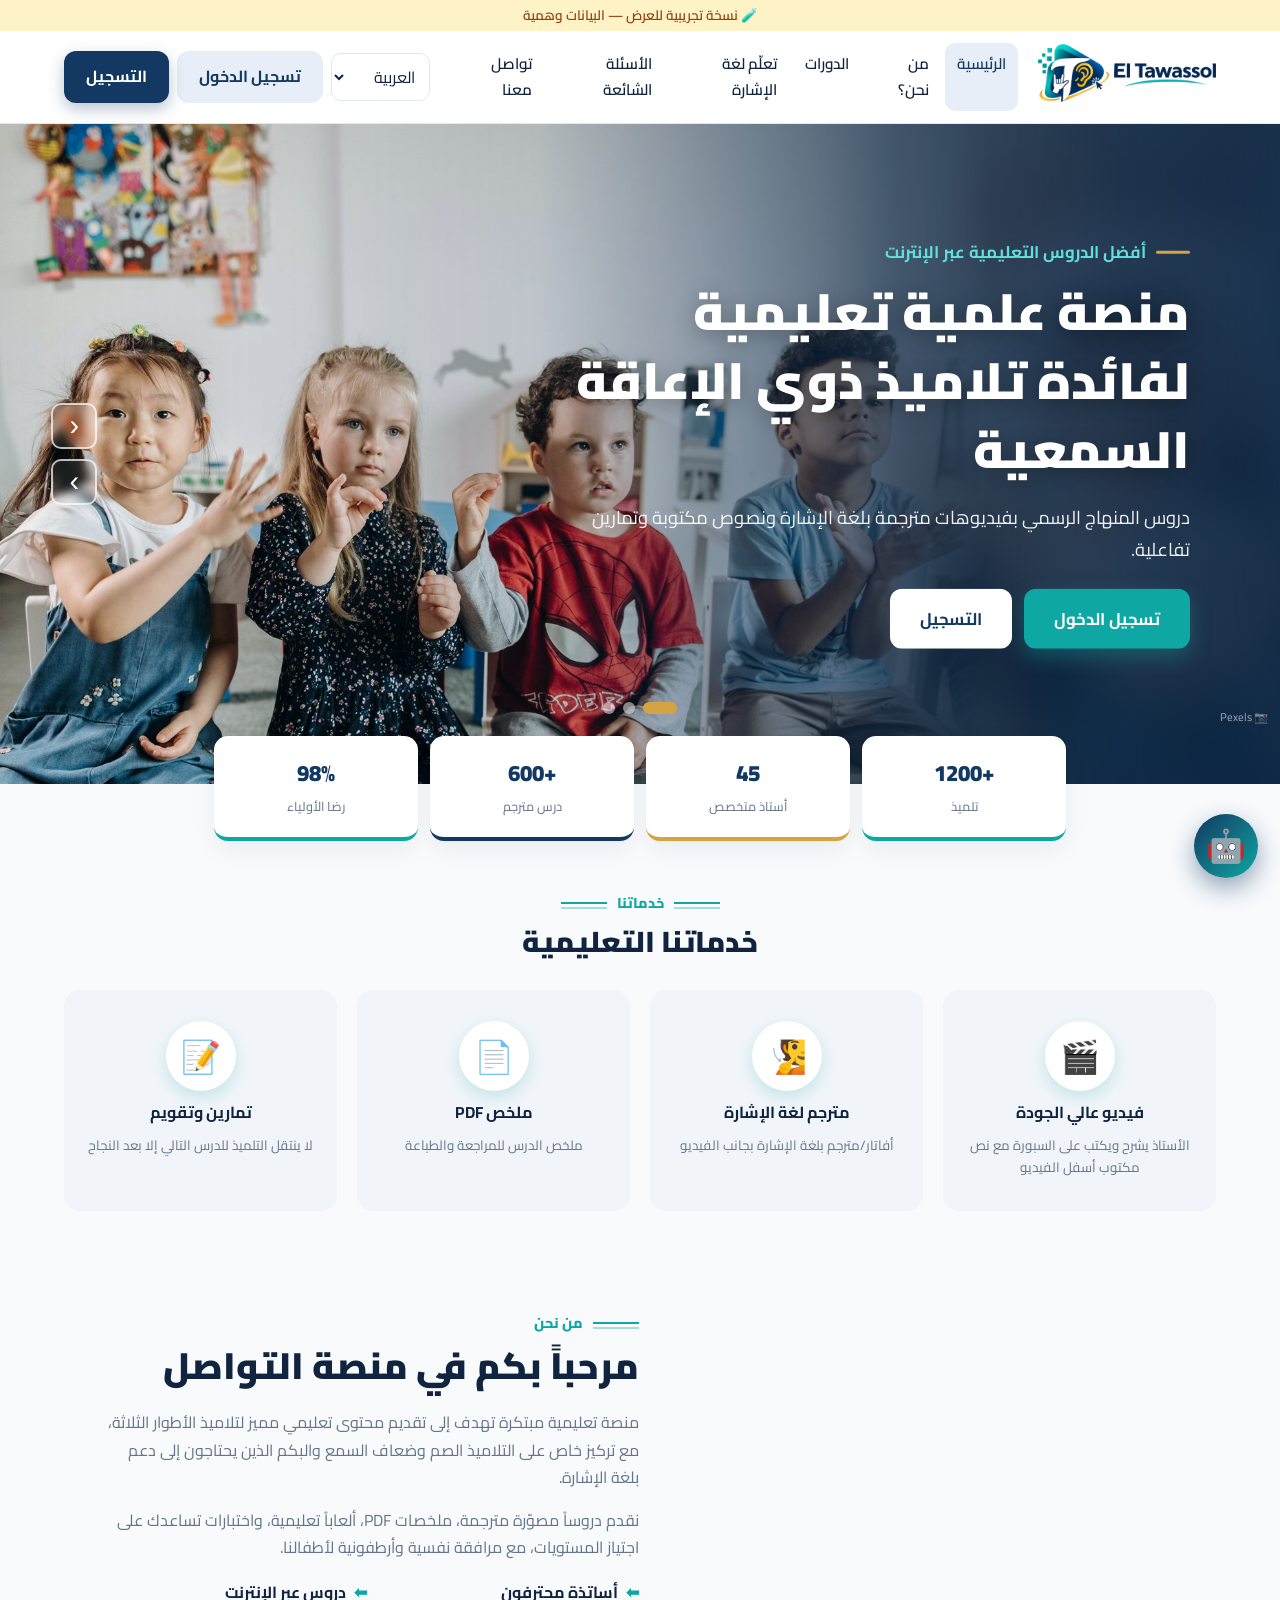
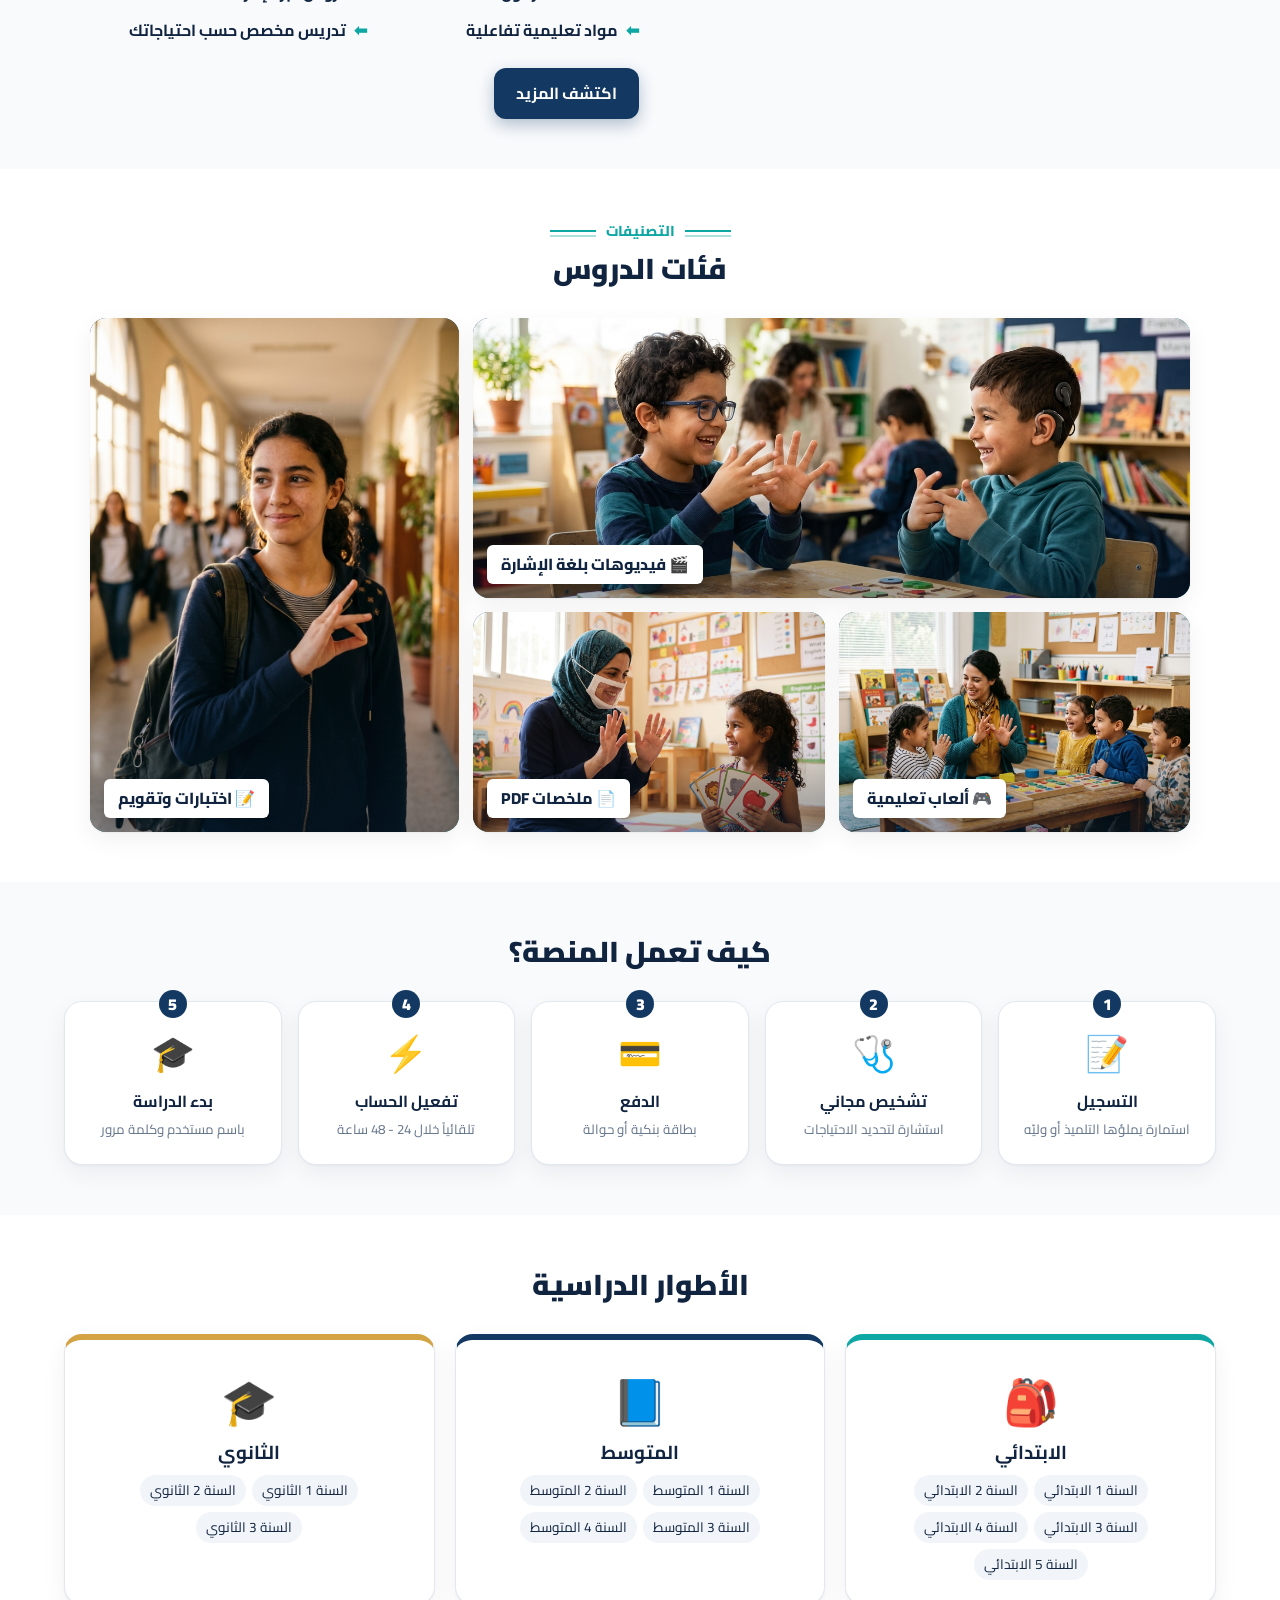
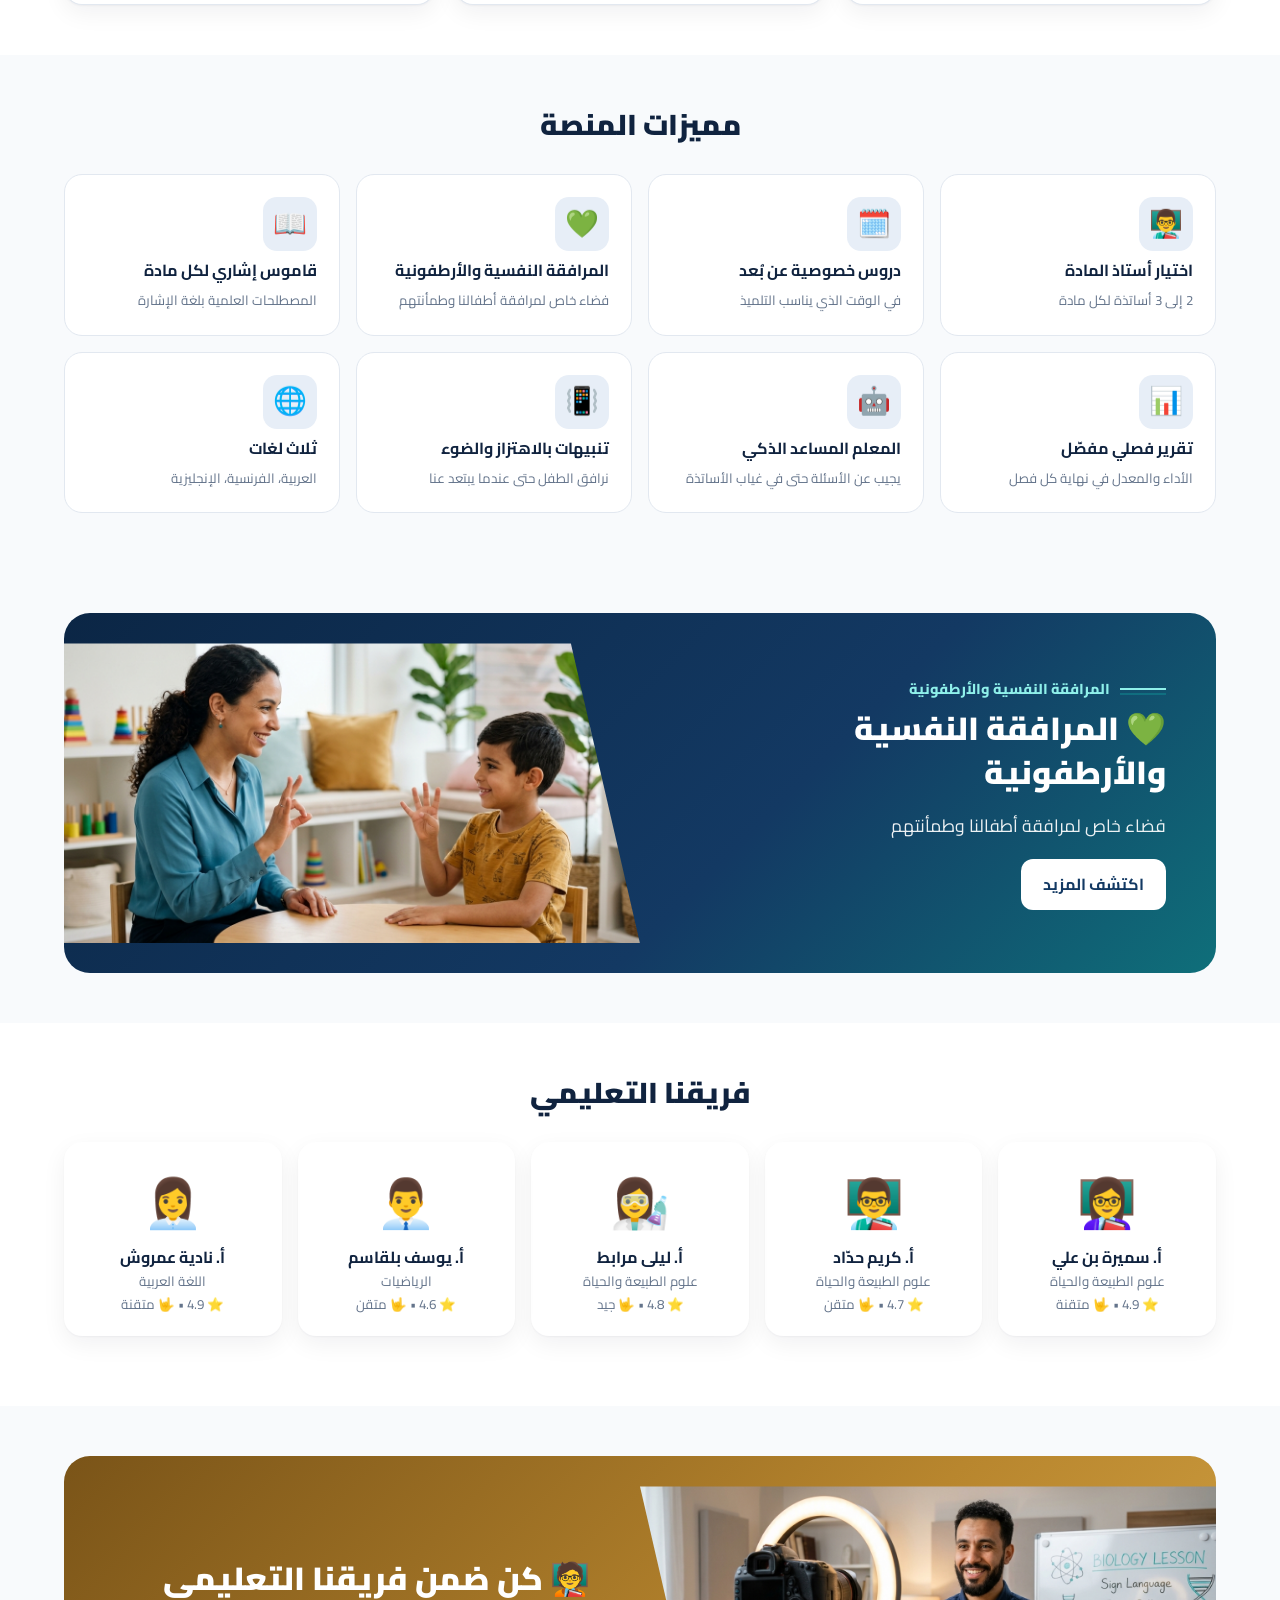
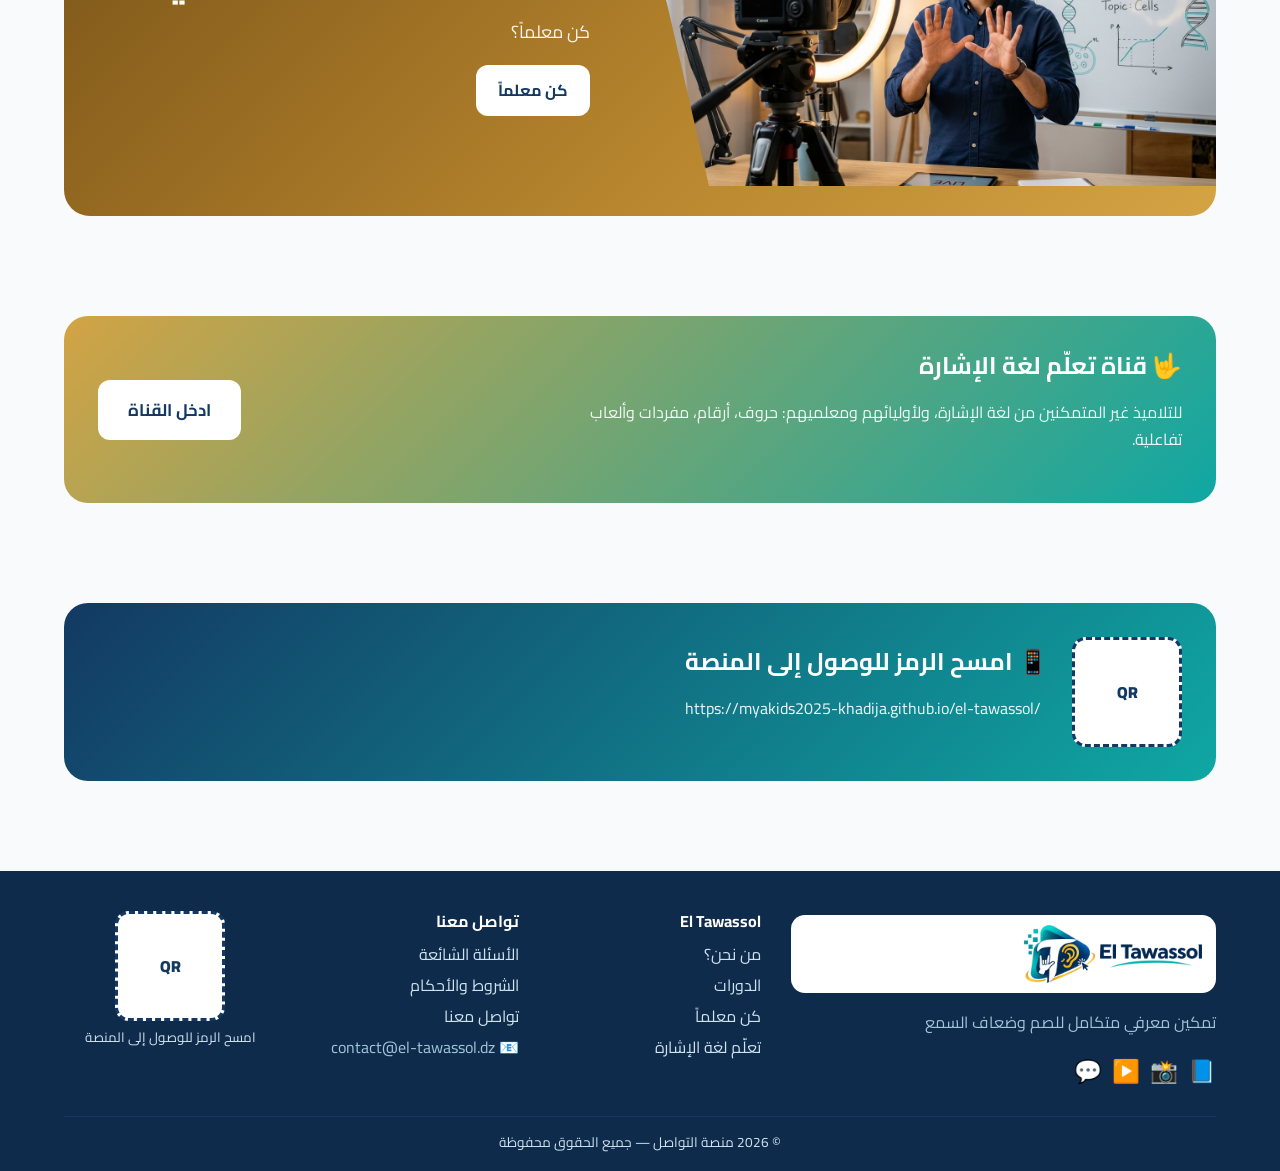
<file: index.html>
<!DOCTYPE html>
<html lang="ar" dir="rtl">
<head>
  <meta charset="UTF-8" />
  <meta name="viewport" content="width=device-width, initial-scale=1.0" />
  <meta name="description" content="El Tawassol - منصة التواصل: منصة علمية تعليمية لفائدة تلاميذ ذوي الإعاقة السمعية" />
  <title>El Tawassol | منصة التواصل</title>
  <link rel="icon" type="image/png" href="assets/favicon.png" />
  <meta name="theme-color" content="#133963" />
  <link rel="preconnect" href="https://fonts.googleapis.com" />
  <link href="https://fonts.googleapis.com/css2?family=Cairo:wght@400;600;700;900&display=swap" rel="stylesheet" />
  <link rel="stylesheet" href="css/platform.css" />
</head>
<body>
  <div id="root"></div>

  <script src="js/i18n.js"></script>
  <script src="js/data.js"></script>
  <script src="js/state.js"></script>
  <script src="js/core.js"></script>
  <script src="js/views-public.js"></script>
  <script src="js/views-student.js"></script>
  <script src="js/views-staff.js"></script>
  <script src="js/app.js"></script>
</body>
</html>
</file>
<file: css/platform.css>
/* =========================================================
   El Tawassol - التصميم العام
   ========================================================= */
:root {
  --primary: #133963;
  --primary-d: #0b2645;
  --primary-l: #e7eef7;
  --accent: #d3a344;
  --teal: #0fa7a3;
  --green: #16a34a;
  --red: #ef4444;
  --text: #10233f;
  --muted: #64748b;
  --bg: #f8fafc;
  --surface: #ffffff;
  --border: #e2e8f0;
  --radius: 18px;
  --shadow: 0 1px 2px rgba(15, 23, 42, .04), 0 8px 24px rgba(15, 23, 42, .06);
}
* { box-sizing: border-box; }
html { scroll-behavior: smooth; }
body { margin: 0; font-family: 'Cairo', 'Segoe UI', Tahoma, sans-serif; background: var(--bg); color: var(--text); line-height: 1.7; }
a { color: var(--primary); text-decoration: none; }
h1, h2, h3, h4 { line-height: 1.35; margin: 0 0 .5em; }
img { max-width: 100%; }
.muted { color: var(--muted); }
.small { font-size: .85rem; }
.center { text-align: center; display: flex; flex-direction: column; align-items: center; }
.gap { display: flex; gap: 10px; flex-wrap: wrap; justify-content: center; }
[hidden] { display: none !important; }

/* ---------- أزرار وعناصر ---------- */
.btn {
  display: inline-flex; align-items: center; justify-content: center; gap: 8px;
  padding: 10px 20px; border-radius: 12px; border: 2px solid transparent;
  font: inherit; font-weight: 700; cursor: pointer; transition: .15s; white-space: nowrap;
}
.btn:hover { transform: translateY(-1px); }
.btn-primary { background: var(--primary); color: #fff; box-shadow: 0 6px 16px rgba(19, 57, 99, .3); }
.btn-primary:hover { background: var(--primary-d); }
.btn-ghost { background: var(--primary-l); color: var(--primary); }
.btn-outline { border-color: var(--primary); color: var(--primary); background: #fff; }
.btn-light { background: #fff; color: var(--primary); }
.btn-lg { padding: 14px 28px; font-size: 1.05rem; }
.btn.sm { padding: 6px 12px; font-size: .85rem; }
.btn:disabled { opacity: .6; cursor: default; transform: none; }
.icon-btn { background: none; border: 0; cursor: pointer; font-size: 1.2rem; padding: 6px; border-radius: 10px; position: relative; }
.icon-btn:hover { background: var(--primary-l); }
.bell.unread::after { content: ''; position: absolute; top: 4px; inset-inline-end: 4px; width: 10px; height: 10px; background: var(--red); border-radius: 50%; animation: pulse 1.2s infinite; }
@keyframes pulse { 50% { transform: scale(1.5); opacity: .5; } }
.tag { display: inline-block; padding: 2px 10px; border-radius: 999px; font-size: .8rem; font-weight: 700; }
.tag-green { background: #dcfce7; color: #15803d; }
.tag-purple { background: #f8eedb; color: #8a6418; }
.tag-gray { background: #f1f5f9; color: #64748b; }
.tag-orange { background: #ffedd5; color: #c2410c; }
.card { background: var(--surface); border-radius: var(--radius); box-shadow: var(--shadow); padding: 22px; margin-bottom: 20px; border: 1px solid var(--border); }
:focus-visible { outline: 3px solid var(--accent); outline-offset: 2px; }

/* ---------- الشعار ---------- */
.logo-img { height: 52px; width: auto; display: block; }
.logo.sm .logo-img { height: 40px; }
.site-footer .logo { background: #fff; padding: 10px 14px; border-radius: 14px; }
.sidebar .logo-img { height: auto; width: 100%; max-width: 210px; }
.logo { display: inline-flex; align-items: center; gap: 10px; color: var(--text); }
.logo-mark {
  width: 46px; height: 46px; border-radius: 14px; display: grid; place-items: center; font-size: 1.6rem;
  background: linear-gradient(135deg, var(--primary), var(--teal)); box-shadow: 0 6px 14px rgba(19, 57, 99, .35);
}
.logo-text { display: flex; flex-direction: column; line-height: 1.15; }
.logo-text b { font-size: 1.2rem; font-weight: 900; color: var(--primary); }
.logo-text small { font-size: .75rem; color: var(--muted); }
.logo.sm .logo-mark { width: 38px; height: 38px; font-size: 1.3rem; }

/* ---------- رأس الموقع ---------- */
.demo-ribbon { background: #fef3c7; color: #92400e; text-align: center; font-size: .85rem; padding: 4px; font-weight: 600; }
.site-header {
  position: sticky; top: 0; z-index: 30; display: flex; align-items: center; gap: 20px;
  padding: 12px 5vw; background: rgba(255, 255, 255, .92); backdrop-filter: blur(10px); border-bottom: 1px solid var(--border);
}
.site-nav { display: flex; gap: 4px; flex: 1; justify-content: center; }
.site-nav a { padding: 8px 12px; border-radius: 10px; color: var(--text); font-weight: 600; font-size: .95rem; }
.site-nav a:hover, .site-nav a.active { background: var(--primary-l); color: var(--primary); }
.header-actions { display: flex; align-items: center; gap: 8px; margin-inline-start: auto; }
.lang-select { font: inherit; padding: 7px 10px; border-radius: 10px; border: 1px solid var(--border); background: #fff; cursor: pointer; }
.menu-btn { display: none; background: none; border: 0; font-size: 1.6rem; cursor: pointer; }

/* ---------- الصفحة الرئيسية ---------- */
.hero { display: grid; grid-template-columns: 1.1fr 1fr; gap: 40px; align-items: center; padding: 60px 5vw 40px; background: radial-gradient(circle at 80% 20%, #dff3f2, transparent 50%), radial-gradient(circle at 10% 90%, #f8eedb, transparent 45%); }
.eyebrow { display: inline-block; background: var(--primary-l); color: var(--primary); padding: 6px 14px; border-radius: 999px; font-weight: 700; font-size: .9rem; margin-bottom: 14px; }
.hero h1 { font-size: clamp(1.8rem, 3.5vw, 2.8rem); font-weight: 900; }
.hero p { font-size: 1.1rem; color: var(--muted); }
.hero-actions { display: flex; gap: 12px; flex-wrap: wrap; margin: 24px 0; }
.hero-stats { display: grid; grid-template-columns: repeat(4, 1fr); gap: 12px; }
.hero-stats div { background: #fff; border-radius: 14px; padding: 12px; text-align: center; box-shadow: var(--shadow); }
.hero-stats b { display: block; font-size: 1.4rem; color: var(--primary); font-weight: 900; }
.hero-stats small { color: var(--muted); font-size: .8rem; }
.hero-visual { position: relative; }
.mock-player { position: relative; aspect-ratio: 16 / 10; border-radius: 22px; background: #0f172a; overflow: hidden; box-shadow: 0 30px 60px rgba(30, 27, 75, .3); }
.mock-board { position: absolute; inset: 8% 30% 22% 6%; background: #14532d; border: 8px solid #a16207; border-radius: 8px; color: #fff; display: flex; flex-direction: column; align-items: center; justify-content: center; }
.mock-board span { font-size: 2.6rem; } .mock-board b { font-size: 1.6rem; } .mock-board small { opacity: .8; }
.mock-teacher { position: absolute; bottom: 20%; inset-inline-start: 4%; font-size: 3rem; }
.mock-sign { position: absolute; top: 8%; inset-inline-end: 4%; width: 23%; aspect-ratio: 3 / 4; background: linear-gradient(160deg, #133963, #133963); border-radius: 14px; display: flex; flex-direction: column; align-items: center; justify-content: center; font-size: 2.6rem; color: #fff; border: 3px solid #fff; }
.mock-sign small { font-size: .7rem; }
.mock-caption { position: absolute; bottom: 5%; inset-inline: 6%; background: rgba(0, 0, 0, .75); color: #fde047; text-align: center; padding: 6px; border-radius: 8px; font-weight: 700; }
.float-chip { position: absolute; background: #fff; padding: 8px 14px; border-radius: 999px; box-shadow: var(--shadow); font-weight: 700; animation: floaty 3s ease-in-out infinite; }
.float-chip.c1 { bottom: -14px; inset-inline-start: 10%; color: var(--green); }
.float-chip.c2 { top: -14px; inset-inline-end: 20%; color: var(--primary); animation-delay: 1.5s; }
@keyframes floaty { 50% { transform: translateY(-8px); } }

.section { padding: 50px 5vw; }
.section.alt { background: #fff; }
.section-title { text-align: center; font-size: 1.8rem; font-weight: 900; margin-bottom: 30px; }
.section-title.start { text-align: start; font-size: 1.3rem; margin: 26px 0 14px; }
.steps { display: grid; grid-template-columns: repeat(5, 1fr); gap: 16px; position: relative; }
.step { background: #fff; border-radius: var(--radius); padding: 22px 12px; text-align: center; box-shadow: var(--shadow); display: flex; flex-direction: column; gap: 4px; position: relative; border: 1px solid var(--border); }
.step-num { position: absolute; top: -12px; inset-inline-start: 50%; transform: translateX(50%); width: 28px; height: 28px; border-radius: 50%; background: var(--primary); color: #fff; font-weight: 900; display: grid; place-items: center; }
[dir=ltr] .step-num { transform: translateX(-50%); }
.step-icon { font-size: 2.2rem; }
.step small { color: var(--muted); }
.stage-cards { display: grid; grid-template-columns: repeat(3, 1fr); gap: 20px; }
.stage-card { background: #fff; border-radius: var(--radius); padding: 24px; box-shadow: var(--shadow); border-top: 6px solid var(--c); text-align: center; border-inline: 1px solid var(--border); border-bottom: 1px solid var(--border); }
.stage-emoji { font-size: 2.8rem; }
.year-chips { display: flex; flex-wrap: wrap; gap: 6px; justify-content: center; }
.year-chips span { background: #f1f5f9; padding: 4px 10px; border-radius: 999px; font-size: .85rem; }
.feature-grid { display: grid; grid-template-columns: repeat(4, 1fr); gap: 16px; }
.feature { background: #fff; border: 1px solid var(--border); border-radius: var(--radius); padding: 22px; display: flex; flex-direction: column; gap: 6px; transition: .2s; }
.feature:hover { transform: translateY(-4px); box-shadow: var(--shadow); }
.f-icon { width: 54px; height: 54px; border-radius: 14px; background: var(--primary-l); display: grid; place-items: center; font-size: 1.7rem; }
.feature small { color: var(--muted); }
.teacher-row { display: grid; grid-template-columns: repeat(auto-fit, minmax(170px, 1fr)); gap: 16px; margin-bottom: 20px; }
.teacher-mini { background: #fff; border-radius: var(--radius); padding: 20px; text-align: center; box-shadow: var(--shadow); display: flex; flex-direction: column; }
.teacher-mini span { font-size: 3rem; }
.teacher-mini small { color: var(--muted); }
.banner { border-radius: 24px; padding: 34px; display: flex; align-items: center; justify-content: space-between; gap: 24px; flex-wrap: wrap; color: #fff; }
.banner p { opacity: .92; max-width: 640px; }
.banner.channel { background: linear-gradient(135deg, #d3a344, #0fa7a3); }
.banner.qr-banner { background: linear-gradient(135deg, var(--primary), var(--teal)); justify-content: flex-start; }
.banner.join-banner { background: linear-gradient(135deg, #0ea5e9, #16a34a); margin-bottom: 20px; }
.banner.support-banner { background: linear-gradient(135deg, #10b981, #0ea5e9); margin-bottom: 20px; }
.qr { background: #fff; padding: 8px; border-radius: 14px; }
.qr-fallback { width: 110px; height: 110px; display: grid; place-items: center; font-weight: 900; color: var(--primary); border: 3px dashed var(--primary); }

/* ---------- التذييل ---------- */
.site-footer { background: #0f2b4c; color: #cfe3ef; padding: 40px 5vw 16px; margin-top: 40px; }
.site-footer .logo-text b { color: #fff; } .site-footer .logo-text small, .site-footer .muted { color: #9fc3d8; }
.footer-grid { display: grid; grid-template-columns: 2fr 1fr 1fr 1fr; gap: 30px; }
.footer-grid h4 { color: #fff; }
.footer-grid a, .footer-grid > div > span { display: block; color: #cfe3ef; margin: 4px 0; }
.socials { display: flex; gap: 10px; font-size: 1.4rem; }
.footer-qr { display: flex; flex-direction: column; align-items: center; gap: 6px; text-align: center; }
.footer-bottom { text-align: center; border-top: 1px solid #133963; margin-top: 26px; padding-top: 14px; font-size: .85rem; }

/* ---------- الصفحات الداخلية ---------- */
.page { padding: 40px 5vw; max-width: 1200px; margin: 0 auto; }
.page.narrow { max-width: 820px; }
.page-title { font-size: 2rem; font-weight: 900; text-align: center; margin-bottom: 24px; }
.page-title.start { text-align: start; font-size: 1.6rem; margin-bottom: 16px; }
.prose h3 { margin-top: 20px; color: var(--primary); }
.name-meaning { display: grid; grid-template-columns: 1fr 1fr; gap: 16px; margin: 20px 0; }
.name-meaning > div { background: var(--primary-l); border-radius: 14px; padding: 18px; }
.team-grid { display: grid; grid-template-columns: repeat(4, 1fr); gap: 12px; }
.team-grid div { background: #f8fafc; border-radius: 14px; padding: 16px; text-align: center; font-size: 2rem; display: flex; flex-direction: column; }
.team-grid b { font-size: 1rem; } .team-grid small { font-size: .8rem; color: var(--muted); }
.tabs { display: flex; gap: 6px; margin-bottom: 20px; flex-wrap: wrap; background: #fff; padding: 6px; border-radius: 14px; border: 1px solid var(--border); width: fit-content; }
.tabs button { border: 0; background: none; font: inherit; font-weight: 700; padding: 8px 18px; border-radius: 10px; cursor: pointer; color: var(--muted); }
.tabs button.active { background: var(--primary); color: #fff; }
.course-grid { display: grid; grid-template-columns: repeat(auto-fill, minmax(260px, 1fr)); gap: 18px; margin-bottom: 40px; }
.course-card { background: #fff; border-radius: var(--radius); padding: 22px; box-shadow: var(--shadow); display: flex; flex-direction: column; gap: 8px; position: relative; border: 1px solid var(--border); }
.course-card .tag { position: absolute; top: 18px; inset-inline-end: 18px; }
.course-emoji { font-size: 2.6rem; }
.course-card small { color: var(--muted); }
.course-card .btn { margin-top: auto; }
.plans { display: grid; grid-template-columns: repeat(3, 1fr); gap: 18px; }
.plan { background: #fff; border: 2px solid var(--border); border-radius: var(--radius); padding: 24px; position: relative; display: block; }
.plan.popular { border-color: var(--primary); box-shadow: 0 12px 30px rgba(19, 57, 99, .15); }
.plans.selectable .plan { cursor: pointer; }
.plans.selectable .plan:has(input:checked) { border-color: var(--primary); background: var(--primary-l); }
.plan input { position: absolute; top: 18px; inset-inline-end: 18px; width: 20px; height: 20px; accent-color: var(--primary); }
.plan-badge { position: absolute; top: -12px; inset-inline-start: 20px; background: var(--accent); color: #fff; font-size: .8rem; font-weight: 700; padding: 2px 12px; border-radius: 999px; }
.plan-price { font-size: 1.8rem; font-weight: 900; color: var(--primary); }
.plan-price small { font-size: .9rem; color: var(--muted); }
.plan ul { list-style: none; padding: 0; margin: 10px 0 0; color: var(--muted); }
.faq { background: #fff; border: 1px solid var(--border); border-radius: 14px; margin-bottom: 10px; padding: 0 20px; }
.faq summary { padding: 16px 0; font-weight: 700; cursor: pointer; }
.faq p { margin-top: 0; color: var(--muted); }
.two-col { display: grid; grid-template-columns: 1.3fr 1fr; gap: 20px; align-items: start; }
.contact-info > div { padding: 10px 0; border-bottom: 1px solid var(--border); }
.contact-info small { color: var(--muted); display: block; }

/* ---------- النماذج ---------- */
.form { display: flex; flex-direction: column; gap: 14px; }
.form.two-cols { display: grid; grid-template-columns: 1fr 1fr; gap: 14px; }
.form .full, .two-cols .full { grid-column: 1 / -1; }
.form label, .auth-card label { display: flex; flex-direction: column; gap: 6px; font-weight: 600; font-size: .95rem; }
input:not([type=radio]):not([type=checkbox]):not([type=file]), select, textarea {
  font: inherit; padding: 11px 14px; border: 1.5px solid var(--border); border-radius: 12px; background: #fff; color: var(--text);
}
input:focus, select:focus, textarea:focus { border-color: var(--primary); outline: none; box-shadow: 0 0 0 3px var(--primary-l); }
input[type=file] { font: inherit; font-size: .85rem; }
.radio-cards { display: flex; gap: 12px; flex-wrap: wrap; margin-bottom: 16px; }
.radio-cards label, .day-picker label, .time-picker label, .role-tabs label { cursor: pointer; }
.radio-cards input, .day-picker input, .time-picker input, .role-tabs input { position: absolute; opacity: 0; }
.radio-cards span { display: block; padding: 12px 18px; border: 2px solid var(--border); border-radius: 12px; font-weight: 700; background: #fff; }
.radio-cards input:checked + span, .day-picker input:checked + span, .time-picker input:checked + span, .role-tabs input:checked + span { border-color: var(--primary); background: var(--primary-l); color: var(--primary); }
.day-picker { display: grid; grid-template-columns: repeat(6, 1fr); gap: 8px; margin-bottom: 14px; }
.day-picker span { display: flex; flex-direction: column; align-items: center; padding: 10px 4px; border: 2px solid var(--border); border-radius: 12px; }
.day-picker b { font-size: 1.4rem; }
.day-picker small { font-size: .75rem; color: var(--muted); }
.time-picker { display: flex; gap: 8px; flex-wrap: wrap; }
.time-picker span { display: block; padding: 8px 16px; border: 2px solid var(--border); border-radius: 10px; font-weight: 700; }
.time-picker input:disabled + span { opacity: .35; text-decoration: line-through; cursor: not-allowed; }
.transfer-box { background: #f8fafc; border: 1px dashed var(--border); border-radius: 12px; padding: 16px; display: flex; flex-direction: column; gap: 8px; }
.card-form { margin-bottom: 8px; }

/* التسجيل خطوة بخطوة */
.stepper { display: flex; list-style: none; padding: 0; margin: 0 0 24px; justify-content: space-between; position: relative; }
.stepper::before { content: ''; position: absolute; top: 18px; inset-inline: 8%; height: 3px; background: var(--border); z-index: 0; }
.stepper li { display: flex; flex-direction: column; align-items: center; gap: 4px; z-index: 1; flex: 1; text-align: center; }
.stepper span { width: 38px; height: 38px; border-radius: 50%; background: #fff; border: 3px solid var(--border); display: grid; place-items: center; font-weight: 900; color: var(--muted); }
.stepper small { font-size: .8rem; color: var(--muted); font-weight: 600; }
.stepper li.done span { background: var(--green); border-color: var(--green); color: #fff; }
.stepper li.now span { background: var(--primary); border-color: var(--primary); color: #fff; box-shadow: 0 0 0 5px var(--primary-l); }
.stepper li.now small { color: var(--primary); }
.wizard h3 { margin-top: 18px; }
.wizard-nav { display: flex; justify-content: space-between; margin-top: 24px; padding-top: 18px; border-top: 1px solid var(--border); }
.big-icon { font-size: 4.5rem; }
.spin-slow { animation: spin 3s linear infinite; display: inline-block; }
@keyframes spin { to { transform: rotate(360deg); } }
.timeline { list-style: none; padding: 0; text-align: start; width: 100%; max-width: 380px; }
.timeline li { padding: 10px 14px; border-inline-start: 3px solid var(--border); color: var(--muted); }
.timeline li.done { border-color: var(--green); color: var(--green); font-weight: 700; }
.timeline li.now { border-color: var(--primary); color: var(--primary); font-weight: 900; background: var(--primary-l); }
.credentials { background: var(--primary-l); border-radius: 14px; padding: 16px 24px; margin: 14px 0 20px; min-width: 300px; }
.credentials div { display: flex; justify-content: space-between; gap: 20px; padding: 6px 0; }
.credentials span { color: var(--muted); }

/* الدخول */
.page.auth { display: grid; place-items: center; min-height: 70vh; }
.auth-card { width: min(460px, 100%); display: flex; flex-direction: column; gap: 14px; }
.auth-card h1 { text-align: center; margin: 6px 0 0; }
.role-tabs { display: grid; grid-template-columns: repeat(4, 1fr); gap: 8px; }
.role-tabs span { display: flex; flex-direction: column; align-items: center; padding: 10px 4px; border: 2px solid var(--border); border-radius: 12px; font-size: 1.6rem; }
.role-tabs small { font-size: .72rem; font-weight: 700; text-align: center; }

/* ---------- لوحة التحكم ---------- */
.app-shell { display: grid; grid-template-columns: 260px 1fr; min-height: 100vh; }
.sidebar { background: #fff; border-inline-end: 1px solid var(--border); padding: 20px 14px; display: flex; flex-direction: column; gap: 16px; position: sticky; top: 0; height: 100vh; overflow-y: auto; }
.user-box { display: flex; align-items: center; gap: 10px; background: var(--primary-l); border-radius: 14px; padding: 10px; }
.user-box b { display: block; font-size: .95rem; } .user-box small { color: var(--muted); }
.user-avatar { width: 46px; height: 46px; border-radius: 50%; background: #fff; display: grid; place-items: center; font-size: 1.6rem; flex-shrink: 0; box-shadow: var(--shadow); }
.user-avatar.sm { width: 38px; height: 38px; font-size: 1.3rem; }
.side-nav { display: flex; flex-direction: column; gap: 2px; flex: 1; }
.side-nav a { display: flex; align-items: center; gap: 10px; padding: 10px 12px; border-radius: 12px; color: var(--text); font-weight: 600; }
.side-nav a span { font-size: 1.2rem; }
.side-nav a:hover { background: #f1f5f9; }
.side-nav a.active { background: var(--primary); color: #fff; }
.app-main { min-width: 0; }
.app-header { display: flex; align-items: center; gap: 12px; padding: 12px 28px; background: #fff; border-bottom: 1px solid var(--border); position: sticky; top: 0; z-index: 20; }
.demo-pill { background: #fef3c7; color: #92400e; padding: 4px 12px; border-radius: 999px; font-size: .8rem; font-weight: 600; }
.app-main main { padding: 28px; max-width: 1200px; }
.back { display: inline-block; margin-bottom: 8px; font-weight: 700; }
[dir=ltr] .back { transform: scaleX(1); }

.welcome-card { display: flex; justify-content: space-between; align-items: center; background: linear-gradient(135deg, var(--primary), var(--teal)); color: #fff; border-radius: 22px; padding: 26px 30px; margin-bottom: 16px; }
.welcome-card a { color: #fde68a; font-weight: 700; }
.welcome-card h1 { margin: 0; }
.points { background: rgba(255, 255, 255, .2); border-radius: 16px; padding: 10px 20px; font-size: 1.6rem; font-weight: 900; display: flex; flex-direction: column; align-items: center; }
.points small { font-size: .8rem; font-weight: 600; }
.notice-bar { background: #fff7ed; border: 2px solid #fdba74; color: #9a3412; border-radius: 14px; padding: 12px 18px; font-weight: 700; margin-bottom: 20px; cursor: pointer; animation: glow 2s infinite; }
@keyframes glow { 50% { box-shadow: 0 0 0 6px rgba(251, 146, 60, .2); } }
.dash-grid { display: grid; grid-template-columns: 1.4fr 1fr; gap: 20px; }
.continue { display: flex; align-items: center; gap: 14px; margin-bottom: 14px; }
.c-emoji { font-size: 2.6rem; width: 70px; height: 70px; background: #dcfce7; border-radius: 18px; display: grid; place-items: center; }
.continue small { display: block; color: var(--muted); }
.progress-line { height: 10px; background: #e2e8f0; border-radius: 99px; overflow: hidden; margin: 16px 0 6px; }
.progress-line.sm { height: 7px; margin: 4px 0; width: 100px; }
.progress-line i { display: block; height: 100%; background: linear-gradient(90deg, var(--green), #4ade80); border-radius: 99px; }
.mini-stats { display: grid; grid-template-columns: repeat(3, 1fr); gap: 10px; margin-bottom: 14px; }
.mini-stats.wide { grid-template-columns: repeat(4, 1fr); margin-bottom: 20px; }
.mini-stats div { background: #f8fafc; border-radius: 14px; padding: 12px; text-align: center; border: 1px solid var(--border); }
.mini-stats b { display: block; font-size: 1.4rem; color: var(--primary); }
.mini-stats small { color: var(--muted); font-size: .8rem; }
.quick-grid { display: grid; grid-template-columns: repeat(auto-fill, minmax(160px, 1fr)); gap: 14px; }
.quick { background: #fff; border: 1px solid var(--border); border-radius: var(--radius); padding: 20px; display: flex; flex-direction: column; align-items: center; gap: 8px; color: var(--text); font-weight: 700; text-align: center; border-bottom: 4px solid var(--c); transition: .2s; }
.quick:hover { transform: translateY(-4px); box-shadow: var(--shadow); }
.quick span { font-size: 2.2rem; }

.year-buttons { display: flex; flex-direction: column; gap: 8px; margin-top: 10px; }
.year-btn { font: inherit; font-weight: 700; padding: 10px; border-radius: 12px; border: 2px solid var(--border); background: #fff; cursor: pointer; }
.year-btn:hover { border-color: var(--c); }
.year-btn.active { background: var(--c); color: #fff; border-color: var(--c); }
.subject-grid { display: grid; grid-template-columns: repeat(auto-fill, minmax(190px, 1fr)); gap: 16px; }
.subject-card { background: #fff; border-radius: var(--radius); padding: 24px 14px; text-align: center; display: flex; flex-direction: column; align-items: center; gap: 6px; color: var(--text); border: 2px solid var(--border); border-top: 6px solid var(--c); transition: .2s; }
.subject-card:hover { transform: translateY(-4px); box-shadow: var(--shadow); }
.subject-card.soon { opacity: .55; filter: grayscale(.8); cursor: default; }
.subject-card.soon:hover { transform: none; box-shadow: none; }
.subject-emoji { font-size: 2.6rem; }
.subject-card small { color: var(--muted); }
.teacher-grid { display: grid; grid-template-columns: repeat(auto-fill, minmax(260px, 1fr)); gap: 18px; }
.teacher-card { background: #fff; border: 2px solid var(--border); border-radius: var(--radius); padding: 24px; text-align: center; display: flex; flex-direction: column; align-items: center; gap: 8px; }
.teacher-card.chosen { border-color: var(--green); box-shadow: 0 0 0 4px #dcfce7; }
.t-avatar { font-size: 3.4rem; width: 90px; height: 90px; border-radius: 50%; background: var(--primary-l); display: grid; place-items: center; }
.teacher-card h3 { margin: 0; }
.teacher-card p { margin: 0; font-size: .9rem; }
.t-meta { display: flex; gap: 12px; font-size: .85rem; color: var(--muted); }
.t-actions { display: flex; gap: 8px; margin-top: 6px; }
.lessons-head { display: flex; justify-content: space-between; align-items: center; flex-wrap: wrap; gap: 10px; }
.chosen-teacher { background: #fff; border: 1px solid var(--border); padding: 6px 14px; border-radius: 999px; font-weight: 700; }
.chosen-teacher a { font-size: .85rem; margin-inline-start: 6px; }
.lesson-list { display: flex; flex-direction: column; gap: 10px; margin-bottom: 12px; }
.lesson-item { display: flex; align-items: center; gap: 14px; background: #fff; border: 2px solid var(--border); border-radius: 16px; padding: 14px 18px; color: var(--text); transition: .15s; }
.lesson-item:hover { border-color: var(--primary); }
.lesson-item.passed { border-color: #86efac; background: #f0fdf4; }
.lesson-item.locked { opacity: .6; background: #f8fafc; cursor: not-allowed; }
.lesson-item.locked:hover { border-color: var(--border); }
.l-num { width: 34px; height: 34px; border-radius: 50%; background: var(--primary-l); color: var(--primary); display: grid; place-items: center; font-weight: 900; flex-shrink: 0; }
.l-emoji { font-size: 2rem; }
.l-info { flex: 1; } .l-info small { display: block; color: var(--muted); font-size: .8rem; }
.l-status { font-weight: 700; white-space: nowrap; }

/* ---------- مشغل الدرس ---------- */
.player { background: #0f172a; border-radius: 20px; overflow: hidden; user-select: none; box-shadow: 0 20px 40px rgba(15, 23, 42, .25); }
.player-stage { position: relative; aspect-ratio: 16 / 9; display: flex; }
.screen { flex: 1; position: relative; background: linear-gradient(#334155, #1e293b); }
.board { position: absolute; inset: 6% 28% 14% 4%; background: #14532d; border: 10px solid #92400e; border-radius: 6px; padding: 18px 24px; color: #f0fdf4; overflow: hidden; }
.board-title { font-size: clamp(1rem, 2.2vw, 1.6rem); font-weight: 900; color: #fde68a; border-bottom: 2px dashed rgba(255, 255, 255, .3); padding-bottom: 6px; margin-bottom: 8px; }
.board-lines { margin: 0; padding-inline-start: 20px; font-size: clamp(.8rem, 1.5vw, 1.1rem); font-family: 'Cairo', cursive; }
.board-lines li { animation: write .6s ease-out; margin-bottom: 4px; }
@keyframes write { from { clip-path: inset(0 0 0 100%); } to { clip-path: inset(0 0 0 0); } }
[dir=rtl] .board-lines li { animation-name: write-rtl; }
@keyframes write-rtl { from { clip-path: inset(0 100% 0 0); } to { clip-path: inset(0 0 0 0); } }
.teacher-cam { position: absolute; bottom: 6%; inset-inline-end: 4%; font-size: clamp(2.5rem, 6vw, 4.5rem); display: flex; flex-direction: column; align-items: center; color: #fff; }
.teacher-cam small { font-size: .75rem; background: rgba(0, 0, 0, .5); padding: 0 8px; border-radius: 6px; }
.sign-window { position: absolute; top: 5%; inset-inline-end: 3%; width: 22%; aspect-ratio: 3 / 4; background: linear-gradient(160deg, #133963, #0fa7a3); border: 3px solid #fff; border-radius: 16px; display: flex; flex-direction: column; align-items: center; justify-content: center; color: #fff; z-index: 2; transition: .3s; }
.sign-window.other-side { inset-inline-end: auto; inset-inline-start: 3%; }
.sign-window.hidden { opacity: 0; pointer-events: none; transform: scale(.8); }
.sign-avatar { font-size: clamp(2.5rem, 6vw, 4.5rem); }
.sign-window.signing .sign-avatar { animation: signing .8s ease-in-out infinite alternate; }
@keyframes signing { 0% { transform: rotate(-8deg) translateY(0); } 100% { transform: rotate(8deg) translateY(-6px); } }
.sign-window small { font-size: .7rem; text-align: center; }
.watermark { position: absolute; top: 40%; left: 30%; color: rgba(255, 255, 255, .22); font-weight: 900; font-size: 1.1rem; pointer-events: none; transition: top 1s, left 1s; z-index: 3; transform: rotate(-12deg); }
.shield { position: absolute; inset: 0; background: #0f172a; color: #fff; display: none; align-items: center; justify-content: center; font-size: 1.5rem; font-weight: 900; z-index: 5; }
.player.protected .shield { display: flex; }
.captions { background: #000; color: #fde047; text-align: center; padding: 12px 16px; font-size: 1.2rem; font-weight: 700; min-height: 56px; }
.controls { display: flex; align-items: center; gap: 12px; padding: 10px 16px; background: #1e293b; color: #cbd5e1; }
.ctrl { background: #334155; border: 0; color: #fff; font-size: 1.1rem; width: 42px; height: 38px; border-radius: 10px; cursor: pointer; }
.ctrl:hover { background: var(--primary); }
.seek { flex: 1; height: 8px; background: #334155; border-radius: 99px; overflow: hidden; }
.seek i { display: block; height: 100%; width: 0; background: var(--accent); transition: width .5s; }
.tab-pane { margin-bottom: 20px; }
.pdf-sheet { background: #fff; max-width: 780px; padding: 40px; border-radius: 6px; box-shadow: 0 10px 30px rgba(15, 23, 42, .12); margin-bottom: 16px; border-top: 8px solid var(--green); }
.pdf-head { display: flex; justify-content: space-between; align-items: center; border-bottom: 2px solid var(--border); padding-bottom: 12px; margin-bottom: 20px; color: var(--muted); font-size: .85rem; }
.pdf-sheet ul li { margin-bottom: 8px; font-size: 1.05rem; }
.term-chips { display: flex; gap: 8px; flex-wrap: wrap; }
.term-chips a { background: #dcfce7; color: #15803d; padding: 4px 14px; border-radius: 999px; font-weight: 700; }
.pdf-foot { margin-top: 30px; text-align: end; color: var(--muted); font-size: .85rem; border-top: 1px solid var(--border); padding-top: 10px; }
.quiz-form .q { border: 2px solid var(--border); border-radius: 16px; padding: 14px 18px; margin: 0 0 14px; }
.quiz-form legend { font-weight: 900; padding: 0 6px; font-size: 1.05rem; }
.q-opt { display: flex; align-items: center; gap: 10px; padding: 10px 14px; border-radius: 12px; border: 2px solid transparent; cursor: pointer; margin: 4px 0; background: #f8fafc; }
.q-opt input { width: 20px; height: 20px; accent-color: var(--primary); }
.q-opt.right { border-color: var(--green); background: #dcfce7; }
.q-opt.right::after { content: '✔'; margin-inline-start: auto; color: var(--green); font-weight: 900; }
.q-opt.wrong { border-color: var(--red); background: #fee2e2; }
.q-opt.wrong::after { content: '✖'; margin-inline-start: auto; color: var(--red); font-weight: 900; }
.alert { padding: 12px 16px; border-radius: 12px; margin-bottom: 14px; font-weight: 600; }
.alert.ok { background: #dcfce7; color: #15803d; }
.result { text-align: center; padding: 20px; border-radius: 16px; }
.result.ok { background: #f0fdf4; border: 2px solid #86efac; }
.result.bad { background: #fff7ed; border: 2px solid #fdba74; }
.result-score { font-size: 2.6rem; font-weight: 900; color: var(--primary); }

/* القاموس */
.dict-tools { display: flex; gap: 12px; margin-bottom: 20px; flex-wrap: wrap; }
.dict-tools .search { flex: 1; min-width: 220px; }
.dict-grid { display: grid; grid-template-columns: repeat(auto-fill, minmax(300px, 1fr)); gap: 16px; }
.dict-card { background: #fff; border: 1px solid var(--border); border-radius: var(--radius); overflow: hidden; display: flex; }
.dict-sign { width: 110px; flex-shrink: 0; background: linear-gradient(160deg, #133963, #0fa7a3); color: #fff; display: flex; flex-direction: column; align-items: center; justify-content: center; gap: 4px; }
.sign-anim { font-size: 2.6rem; animation: signing 1s ease-in-out infinite alternate; }
.dict-sign small { font-size: .7rem; }
.dict-body { padding: 14px 16px; }
.dict-body h3 { margin: 0 0 4px; }
.dict-trans { display: flex; gap: 10px; flex-wrap: wrap; font-size: .85rem; color: var(--muted); }
.dict-body p { margin: 6px 0 0; font-size: .9rem; }

/* التقرير */
.report-head { display: flex; align-items: center; gap: 20px; margin-bottom: 20px; flex-wrap: wrap; }
.report-head h1 { margin: 0; } .report-head > div { flex: 1; }
.report-student { display: flex; align-items: center; gap: 16px; }
.report-student > div:nth-child(2) { flex: 1; } .report-student small { display: block; color: var(--muted); }
.avg-box { background: var(--primary); color: #fff; border-radius: 16px; padding: 10px 20px; text-align: center; }
.avg-box b { font-size: 2rem; display: block; line-height: 1.1; }
.table { width: 100%; border-collapse: collapse; font-size: .95rem; }
.table th { text-align: start; color: var(--muted); font-weight: 700; padding: 10px; border-bottom: 2px solid var(--border); background: #f8fafc; }
.table td { padding: 10px; border-bottom: 1px solid var(--border); }
.table tfoot td { font-weight: 900; background: var(--primary-l); }
.grade { display: inline-block; min-width: 50px; text-align: center; padding: 2px 8px; border-radius: 8px; font-weight: 900; }
.g-good { background: #dcfce7; color: #15803d; } .g-ok { background: #fef9c3; color: #a16207; } .g-bad { background: #fee2e2; color: #b91c1c; }
.bars { display: flex; align-items: flex-end; gap: 12px; height: 200px; padding-top: 20px; }
.bar-col { flex: 1; height: 100%; display: flex; flex-direction: column; align-items: center; justify-content: flex-end; gap: 4px; }
.bar-col i { width: 70%; max-width: 50px; background: linear-gradient(var(--primary), var(--teal)); border-radius: 8px 8px 0 0; position: relative; }
.bar-col i span { position: absolute; top: -22px; left: 50%; transform: translateX(-50%); font-size: .8rem; font-weight: 700; font-style: normal; }
.bar-col small { font-size: .75rem; color: var(--muted); text-align: center; }

/* الدرس الخصوصي والدعم */
.price-line { background: #f8fafc; padding: 10px 14px; border-radius: 12px; }
.price-line small { color: var(--muted); }
.req { padding: 12px 0; border-bottom: 1px solid var(--border); display: flex; flex-direction: column; gap: 4px; align-items: flex-start; }
.req small { color: var(--muted); }
.mood-row { display: flex; gap: 10px; flex-wrap: wrap; }
.mood-row button { border: 2px solid var(--border); background: #fff; border-radius: 16px; padding: 10px 16px; cursor: pointer; font: inherit; display: flex; flex-direction: column; align-items: center; }
.mood-row button span { font-size: 2.2rem; }
.mood-row button.active { border-color: var(--green); background: #f0fdf4; transform: scale(1.08); }
.specialists { display: grid; grid-template-columns: 1fr 1fr; gap: 20px; }
.spec { text-align: center; display: flex; flex-direction: column; align-items: center; gap: 6px; }
.narrow-in { max-width: 820px; }
.notif-demo { display: flex; align-items: center; justify-content: space-between; gap: 16px; }
.notif-demo small { display: block; }
.notif { display: flex; gap: 14px; align-items: flex-start; background: #fff; border: 1px solid var(--border); border-radius: 14px; padding: 14px; margin-bottom: 10px; }
.notif > span { font-size: 1.6rem; }
.notif p { margin: 0; font-weight: 600; } .notif small { color: var(--muted); }
.notif.important { border: 2px solid #fdba74; background: #fff7ed; }

/* لوحات الطاقم */
.stat-cards { display: grid; grid-template-columns: repeat(auto-fit, minmax(170px, 1fr)); gap: 14px; margin-bottom: 20px; }
.stat-card { background: #fff; border: 1px solid var(--border); border-radius: var(--radius); padding: 18px; border-inline-start: 5px solid var(--c); display: flex; flex-direction: column; }
.stat-card span { font-size: 1.8rem; } .stat-card b { font-size: 1.6rem; color: var(--c); } .stat-card small { color: var(--muted); }
.quick-list { display: flex; flex-direction: column; gap: 8px; }
.quick-list a { background: #f8fafc; border: 1px solid var(--border); padding: 12px 16px; border-radius: 12px; font-weight: 700; color: var(--text); }
.quick-list a:hover { border-color: var(--primary); }
.upload-box { border: 2px dashed #cfe3ef; border-radius: 16px; padding: 18px; display: flex; flex-direction: column; align-items: center; gap: 4px; text-align: center; background: #f7fbfb; }
.upload-box span { font-size: 2rem; } .upload-box small { color: var(--muted); font-size: .8rem; }
.q-builder { display: grid; grid-template-columns: 2fr 1fr 1fr 1fr; gap: 8px; margin-bottom: 8px; }
.card-list .req-card { display: flex; justify-content: space-between; align-items: center; gap: 12px; margin-bottom: 12px; flex-wrap: wrap; }
.req-card small { display: block; color: var(--muted); }
.done-row { opacity: .5; }
.prog-row { display: grid; grid-template-columns: 90px 1fr 50px; align-items: center; gap: 10px; }
.prog-row .progress-line { margin: 0; }

/* ---------- العناصر العائمة ---------- */
.toast { position: fixed; bottom: 24px; left: 50%; transform: translate(-50%, 100px); background: #0f2b4c; color: #fff; padding: 12px 22px; border-radius: 14px; font-weight: 700; z-index: 200; transition: .3s; opacity: 0; }
.toast.show { transform: translate(-50%, 0); opacity: 1; }
.toast.warn { background: #c2410c; }
.flash-alert { position: fixed; inset: 0; z-index: 300; display: grid; place-items: center; background: rgba(250, 204, 21, .35); animation: flash .5s ease-in-out 4; cursor: pointer; }
@keyframes flash { 0%, 100% { background: rgba(250, 204, 21, .15); } 50% { background: rgba(250, 204, 21, .75); } }
.flash-card { background: #fff; border-radius: 24px; padding: 30px 40px; max-width: 520px; text-align: center; font-size: 1.25rem; font-weight: 700; box-shadow: 0 30px 60px rgba(0, 0, 0, .25); border: 4px solid var(--accent); }
.flash-icon { font-size: 4rem; animation: ring .3s ease-in-out infinite alternate; }
@keyframes ring { from { transform: rotate(-15deg); } to { transform: rotate(15deg); } }

#assistant { position: fixed; bottom: 22px; inset-inline-start: 22px; z-index: 150; }
.chat-fab { width: 64px; height: 64px; border-radius: 50%; border: 0; font-size: 2rem; cursor: pointer; background: linear-gradient(135deg, var(--primary), var(--teal)); box-shadow: 0 10px 25px rgba(19, 57, 99, .45); animation: floaty 3s ease-in-out infinite; }
.chat-panel { position: absolute; bottom: 78px; inset-inline-start: 0; width: min(370px, 90vw); height: 500px; background: #fff; border-radius: 22px; box-shadow: 0 25px 60px rgba(15, 23, 42, .25); display: flex; flex-direction: column; overflow: hidden; border: 1px solid var(--border); }
.chat-head { background: linear-gradient(135deg, var(--primary), var(--teal)); color: #fff; padding: 14px 18px; display: flex; justify-content: space-between; font-weight: 900; }
.chat-head button { background: none; border: 0; color: #fff; cursor: pointer; font-size: 1rem; }
.chat-body { flex: 1; overflow-y: auto; padding: 14px; display: flex; flex-direction: column; gap: 8px; background: #f8fafc; }
.msg { max-width: 85%; padding: 10px 14px; border-radius: 16px; font-size: .92rem; }
.msg.bot { background: #fff; border: 1px solid var(--border); align-self: flex-start; }
.msg.me { background: var(--primary); color: #fff; align-self: flex-end; }
.msg.typing { color: var(--muted); letter-spacing: 3px; }
.chat-suggest { display: flex; gap: 6px; padding: 8px 10px; overflow-x: auto; border-top: 1px solid var(--border); }
.chat-suggest button { white-space: nowrap; border: 1px solid var(--border); background: #fff; border-radius: 999px; padding: 4px 12px; font: inherit; font-size: .8rem; cursor: pointer; }
.chat-input { display: flex; gap: 6px; padding: 10px; border-top: 1px solid var(--border); }
.chat-input input { flex: 1; min-width: 0; }
.chat-input button { border: 0; background: var(--primary); color: #fff; font: inherit; font-weight: 700; border-radius: 12px; padding: 0 16px; cursor: pointer; }

/* ---------- الشاشات الصغيرة ---------- */
@media (max-width: 1000px) {
  .site-nav { display: none; position: absolute; top: 100%; inset-inline: 0; background: #fff; flex-direction: column; padding: 10px; border-bottom: 1px solid var(--border); }
  .site-nav.open { display: flex; }
  .menu-btn { display: block; }
  .hero { grid-template-columns: 1fr; }
  .steps { grid-template-columns: repeat(2, 1fr); gap: 24px; }
  .feature-grid { grid-template-columns: repeat(2, 1fr); }
  .footer-grid { grid-template-columns: 1fr 1fr; }
  .app-shell { grid-template-columns: 1fr; }
  .sidebar { position: fixed; inset-block: 0; inset-inline-start: 0; width: 270px; z-index: 60; transform: translateX(100%); transition: .3s; box-shadow: var(--shadow); }
  [dir=ltr] .sidebar { transform: translateX(-100%); }
  .sidebar.open { transform: none !important; }
  .dash-grid, .two-col, .specialists { grid-template-columns: 1fr; }
}
@media (max-width: 700px) {
  .header-actions .btn-ghost { display: none; }
  .hero-stats, .stage-cards, .plans, .name-meaning, .form.two-cols { grid-template-columns: 1fr 1fr; }
  .stage-cards, .plans, .name-meaning, .form.two-cols { grid-template-columns: 1fr; }
  .team-grid, .mini-stats.wide { grid-template-columns: 1fr 1fr; }
  .day-picker { grid-template-columns: repeat(3, 1fr); }
  .role-tabs { grid-template-columns: repeat(2, 1fr); }
  .stepper small { display: none; }
  .app-main main { padding: 16px; }
  .demo-pill { display: none; }
  .player-stage { aspect-ratio: 4 / 3; }
  .board { inset: 5% 4% 30% 4%; }
  .sign-window { width: 30%; top: auto; bottom: 4%; }
  .q-builder { grid-template-columns: 1fr; }
  .bars small { font-size: .6rem; }
  .welcome-card { flex-direction: column; gap: 12px; text-align: center; }
}

/* ---------- الطباعة (ملخص PDF والتقرير) ---------- */
@media print {
  .sidebar, .app-header, #assistant, .tabs, .back, .btn, .no-print, .demo-ribbon, .site-header, .site-footer, #tab-video, #tab-quiz, .page-title { display: none !important; }
  .app-shell { display: block; }
  .app-main main { padding: 0; }
  .card, .pdf-sheet { box-shadow: none; border: 1px solid #ddd; }
  body { background: #fff; }
}

/* ---------- قصة الشعار ---------- */
.logo-story { display: grid; grid-template-columns: 220px 1fr; gap: 28px; align-items: center; background: #f8fafc; border-radius: 18px; padding: 22px; }
.logo-story img { width: 100%; }
.brand-colors { display: grid; grid-template-columns: repeat(3, 1fr); gap: 12px; margin-top: 14px; }
.brand-colors div { display: flex; flex-direction: column; gap: 2px; }
.brand-colors span { height: 46px; border-radius: 12px; }
.brand-colors small { color: var(--muted); font-size: .8rem; }
.mock-logo { position: absolute; top: 5%; inset-inline-start: 4%; width: 11%; opacity: .95; background: #fff; padding: 4px; border-radius: 8px; }
@media (max-width: 700px) { .logo-story, .brand-colors { grid-template-columns: 1fr; } .logo-story img { max-width: 180px; margin: 0 auto; } .logo-img { height: 40px; } }

/* =========================================================
   الواجهة المصوّرة (شرائح، خدمات، من نحن، شبكة الصور، لافتات)
   ========================================================= */
.btn-teal { background: var(--teal); color: #fff; box-shadow: 0 8px 20px rgba(15, 167, 163, .35); }
.btn-teal:hover { background: #0c8f8b; }
.btn-white { background: #fff; color: var(--primary); }
.btn-white:hover { background: #f1f5f9; }

.hero-slider { position: relative; height: min(86vh, 660px); min-height: 460px; overflow: hidden; background: var(--primary); }
.slide { position: absolute; inset: 0; opacity: 0; visibility: hidden; transition: opacity 1s ease, visibility 1s; }
.slide.active { opacity: 1; visibility: visible; }
.slide-bg { position: absolute; inset: 0; background-color: #133963; background-size: cover; background-position: center; background-repeat: no-repeat; transform: scale(1.12); }
.slide.active .slide-bg { animation: kenburns 9s ease-out forwards; }
@keyframes kenburns { from { transform: scale(1.12); } to { transform: scale(1); } }
.slide::after { content: ''; position: absolute; inset: 0; background: linear-gradient(to left, rgba(11, 38, 69, .92) 0%, rgba(11, 38, 69, .6) 45%, rgba(11, 38, 69, .15) 100%); }
[dir=ltr] .slide::after { background: linear-gradient(to right, rgba(11, 38, 69, .92) 0%, rgba(11, 38, 69, .6) 45%, rgba(11, 38, 69, .15) 100%); }
.slide-content { position: absolute; z-index: 2; inset-inline-start: 7vw; top: 50%; transform: translateY(-40%); max-width: 620px; color: #fff; opacity: 0; transition: .8s .3s; }
.slide.active .slide-content { opacity: 1; transform: translateY(-50%); }
.slide-eyebrow { color: #5fe0d9; font-weight: 700; font-size: 1.05rem; display: inline-flex; align-items: center; gap: 10px; }
.slide-eyebrow::before { content: ''; width: 34px; height: 3px; background: var(--accent); border-radius: 3px; }
.slide-content h1 { font-size: clamp(1.9rem, 4vw, 3.2rem); font-weight: 900; margin: 10px 0 14px; text-shadow: 0 4px 20px rgba(0, 0, 0, .3); }
.slide-content p { font-size: 1.15rem; opacity: .92; }
.slider-arrows { position: absolute; z-index: 3; inset-inline-end: 4vw; top: 50%; transform: translateY(-50%); display: flex; flex-direction: column; gap: 10px; }
.s-arrow { width: 46px; height: 46px; border: 2px solid rgba(255, 255, 255, .7); background: rgba(255, 255, 255, .08); color: #fff; font-size: 1.8rem; line-height: 1; cursor: pointer; border-radius: 10px; backdrop-filter: blur(4px); transition: .2s; }
.s-arrow:hover { background: var(--teal); border-color: var(--teal); }
.slider-dots { position: absolute; z-index: 3; bottom: 70px; left: 50%; transform: translateX(-50%); display: flex; gap: 8px; }
.slider-dots button { width: 12px; height: 12px; border-radius: 99px; border: 0; background: rgba(255, 255, 255, .5); cursor: pointer; transition: .3s; padding: 0; }
.slider-dots button.active { width: 34px; background: var(--accent); }
.hero-stats.floating { position: relative; z-index: 5; max-width: 980px; margin: -48px auto 0; padding: 0 5vw; }
.hero-stats.floating div { padding: 18px 10px; border-bottom: 4px solid var(--teal); }
.hero-stats.floating div:nth-child(2) { border-color: var(--accent); }
.hero-stats.floating div:nth-child(3) { border-color: var(--primary); }

.kicker { display: flex; justify-content: center; margin-bottom: 6px; }
.kicker span { position: relative; color: var(--teal); font-weight: 800; font-size: .9rem; padding: 0 12px; display: inline-flex; align-items: center; gap: 10px; }
.kicker span::before, .kicker span::after { content: ''; width: 46px; height: 2px; background: currentColor; box-shadow: 0 5px 0 rgba(15, 167, 163, .35); }
.kicker.start { justify-content: flex-start; }
.kicker.start span { padding: 0; }
.kicker.start span::after { display: none; }
.kicker.light span { color: #8ff0ea; }
.kicker + .section-title { margin-top: 0; }

.service-grid { display: grid; grid-template-columns: repeat(4, 1fr); gap: 20px; }
.service { background: #f1f5f9; border-radius: 16px; padding: 30px 20px; text-align: center; display: flex; flex-direction: column; align-items: center; gap: 8px; transition: .25s; border: 1px solid transparent; }
.service:hover { background: #fff; border-color: var(--border); box-shadow: var(--shadow); transform: translateY(-6px); }
.s-icon { width: 70px; height: 70px; border-radius: 50%; display: grid; place-items: center; font-size: 2rem; background: #fff; box-shadow: 0 6px 16px rgba(15, 167, 163, .2); }
.service small { color: var(--muted); }

.about-split { display: grid; grid-template-columns: 1fr 1.1fr; gap: 50px; align-items: center; max-width: 1200px; margin: 0 auto; }
.about-img { position: relative; }
.about-img::before { content: ''; position: absolute; inset: 8% -4% -6% 10%; background: linear-gradient(135deg, var(--teal), var(--accent)); border-radius: 30px; transform: rotate(-3deg); z-index: 0; }
.about-img img { position: relative; z-index: 1; width: 100%; border-radius: 26px; box-shadow: 0 20px 40px rgba(15, 43, 76, .18); display: block; background: #fff; }
.about-text h2 { font-size: clamp(1.6rem, 3vw, 2.3rem); font-weight: 900; }
.about-text p { color: var(--muted); }
.check-list { list-style: none; padding: 0; display: grid; grid-template-columns: 1fr 1fr; gap: 10px; margin: 18px 0 24px; }
.check-list li { display: flex; align-items: center; gap: 8px; font-weight: 700; }
.check-list li::before { content: '➜'; color: var(--teal); font-weight: 900; }
[dir=rtl] .check-list li::before { content: '⬅'; }

.mosaic { display: grid; grid-template-columns: 1fr 1fr 1.05fr; grid-template-rows: 280px 220px; grid-template-areas: "wide wide tall" "a b tall"; gap: 14px; max-width: 1100px; margin: 0 auto; }
.mosaic .t-wide { grid-area: wide; }
.mosaic .t-tall { grid-area: tall; }
.mosaic .tile { position: relative; overflow: hidden; border-radius: 16px; background: linear-gradient(135deg, var(--primary), var(--teal)); box-shadow: var(--shadow); }
.mosaic .tile img { width: 100%; height: 100%; object-fit: cover; display: block; transition: transform .6s ease; }
.mosaic .tile:hover img { transform: scale(1.08); }
.mosaic .tile::after { content: ''; position: absolute; inset: 0; background: linear-gradient(to top, rgba(11, 38, 69, .45), transparent 45%); opacity: .8; transition: .3s; }
.mosaic .tile:hover::after { opacity: 1; }
.tile-label { position: absolute; z-index: 2; bottom: 14px; inset-inline-end: 14px; background: #fff; color: var(--text); font-weight: 800; padding: 6px 14px; border-radius: 6px; box-shadow: 0 4px 12px rgba(0, 0, 0, .15); transition: .3s; }
.mosaic .tile:hover .tile-label { background: var(--teal); color: #fff; }

.photo-banner { position: relative; border-radius: 26px; overflow: hidden; min-height: 340px; display: flex; align-items: center; background-color: #133963; background-size: cover; background-position: center; background-repeat: no-repeat; }
.photo-banner::before { content: ''; position: absolute; inset: 0; background: linear-gradient(to left, rgba(11, 38, 69, .93) 0%, rgba(11, 38, 69, .7) 50%, rgba(11, 38, 69, .1) 100%); }
[dir=ltr] .photo-banner::before { background: linear-gradient(to right, rgba(11, 38, 69, .93) 0%, rgba(11, 38, 69, .7) 50%, rgba(11, 38, 69, .1) 100%); }
.photo-banner.gold::before { background: linear-gradient(to left, rgba(120, 84, 20, .92) 0%, rgba(160, 115, 35, .65) 50%, rgba(0, 0, 0, .05) 100%); }
[dir=ltr] .photo-banner.gold::before { background: linear-gradient(to right, rgba(120, 84, 20, .92) 0%, rgba(160, 115, 35, .65) 50%, rgba(0, 0, 0, .05) 100%); }
.pb-content { position: relative; z-index: 1; color: #fff; padding: 40px 50px; max-width: 560px; }
.pb-content h2 { font-size: 2rem; font-weight: 900; }
.pb-content p { opacity: .92; font-size: 1.1rem; }

.reveal { opacity: 0; transform: translateY(40px); transition: opacity .8s ease, transform .8s ease; }
.reveal.in { opacity: 1; transform: none; }
body.reduce-motion .reveal, .no-anim .reveal { opacity: 1; transform: none; }

@media (max-width: 1000px) {
  .service-grid { grid-template-columns: 1fr 1fr; }
  .about-split { grid-template-columns: 1fr; gap: 30px; }
}
@media (max-width: 700px) {
  .hero-slider { height: 78vh; }
  .slide::after, [dir=ltr] .slide::after { background: linear-gradient(to top, rgba(11, 38, 69, .95) 10%, rgba(11, 38, 69, .55) 60%, rgba(11, 38, 69, .25)); }
  .slide-content { inset-inline: 6vw; top: auto; bottom: 90px; transform: none; }
  .slide.active .slide-content { transform: none; }
  .slider-arrows { display: none; }
  .slider-dots { bottom: 60px; }
  .hero-stats.floating { grid-template-columns: 1fr 1fr; }
  .service-grid, .check-list { grid-template-columns: 1fr; }
  .mosaic { grid-template-columns: 1fr 1fr; grid-template-rows: 200px 260px 170px; grid-template-areas: "wide wide" "tall tall" "a b"; }
  .photo-banner::before, [dir=ltr] .photo-banner::before, .photo-banner.gold::before { background: rgba(11, 38, 69, .78); }
  .pb-content { padding: 28px; }
}
@media (prefers-reduced-motion: reduce) { .reveal { opacity: 1; transform: none; } .slide.active .slide-bg { animation: none; transform: none; } }

/* لافتة مقسومة: صورة + محتوى (بدون تغطية الأشخاص في الصورة) */
.photo-banner { background-image: none; display: grid; grid-template-columns: 1fr 1fr; min-height: 360px; background: linear-gradient(135deg, #0b2645, #133963 60%, #0f6f7a); }
.photo-banner::before, [dir=ltr] .photo-banner::before, .photo-banner.gold::before, [dir=ltr] .photo-banner.gold::before { display: none; }
.photo-banner.gold { background: linear-gradient(135deg, #7a5418, #b8862e 60%, #d3a344); }
.pb-img { order: 2; background-size: cover; background-position: center; background-repeat: no-repeat; min-height: 300px; clip-path: polygon(12% 0, 100% 0, 100% 100%, 0 100%); }
[dir=rtl] .pb-img { clip-path: polygon(0 0, 88% 0, 100% 100%, 0 100%); }
.photo-banner.reverse .pb-img { order: 0; clip-path: polygon(0 0, 100% 0, 88% 100%, 0 100%); }
[dir=rtl] .photo-banner.reverse .pb-img { clip-path: polygon(0 0, 100% 0, 100% 100%, 12% 100%); }
.pb-content { align-self: center; }
.slide.alt::after { background: linear-gradient(to right, rgba(11, 38, 69, .92) 0%, rgba(11, 38, 69, .6) 45%, rgba(11, 38, 69, .1) 100%); }
[dir=ltr] .slide.alt::after { background: linear-gradient(to left, rgba(11, 38, 69, .92) 0%, rgba(11, 38, 69, .6) 45%, rgba(11, 38, 69, .1) 100%); }
.slide.alt .slide-content { inset-inline-start: auto; inset-inline-end: calc(4vw + 70px); }
.auth-wrap { display: grid; grid-template-columns: 1fr 1fr; width: min(1000px, 100%); background: #fff; border-radius: 24px; overflow: hidden; box-shadow: 0 20px 50px rgba(15, 43, 76, .12); }
.auth-wrap .auth-card { box-shadow: none; border: 0; margin: 0; width: auto; padding: 36px; }
.auth-photo { position: relative; background-color: #133963; background-size: cover; background-position: center; background-repeat: no-repeat; min-height: 520px; display: flex; align-items: flex-end; }
.auth-photo::before { content: ''; position: absolute; inset: 0; background: linear-gradient(to top, rgba(11, 38, 69, .92), rgba(11, 38, 69, .1) 60%); }
.auth-photo > div { position: relative; color: #fff; padding: 30px; }
.auth-photo h2 { font-weight: 900; }
.banner.photo-bg { position: relative; overflow: hidden; background-size: cover; background-position: center; background-repeat: no-repeat; min-height: 240px; }
.banner.photo-bg::before { content: ''; position: absolute; inset: 0; background: linear-gradient(to left, rgba(11, 38, 69, .92), rgba(15, 167, 163, .55)); }
[dir=ltr] .banner.photo-bg::before { background: linear-gradient(to right, rgba(11, 38, 69, .92), rgba(15, 167, 163, .55)); }
.banner.photo-bg > div { position: relative; }
@media (max-width: 800px) {
  .photo-banner, .auth-wrap { grid-template-columns: 1fr; }
  .pb-img, [dir=rtl] .pb-img, .photo-banner.reverse .pb-img, [dir=rtl] .photo-banner.reverse .pb-img { order: 0; clip-path: none; min-height: 220px; }
  .auth-photo { min-height: 220px; }
  .slide.alt .slide-content { inset-inline: 6vw; }
  .slide.alt::after { background: linear-gradient(to top, rgba(11, 38, 69, .95) 10%, rgba(11, 38, 69, .55) 60%, rgba(11, 38, 69, .25)) !important; }
}

/* صور الشرائح الحقيقية: الأشخاص على اليسار والنص على اليمين (تُعكس الصورة في الفرنسية/الإنجليزية) */
.slide-bg { background-position: left center; }
[dir=ltr] .slide-bg { scale: -1 1; }
.slide::after { background: linear-gradient(to left, rgba(11, 38, 69, .9) 0%, rgba(11, 38, 69, .72) 30%, rgba(11, 38, 69, .2) 58%, rgba(11, 38, 69, .05) 100%); }
[dir=ltr] .slide::after { background: linear-gradient(to right, rgba(11, 38, 69, .9) 0%, rgba(11, 38, 69, .72) 30%, rgba(11, 38, 69, .2) 58%, rgba(11, 38, 69, .05) 100%); }
.photo-credit { position: absolute; z-index: 3; bottom: 58px; inset-inline-start: 12px; font-size: .7rem; color: rgba(255, 255, 255, .6); }
.photo-credit a { color: inherit; }
@media (max-width: 700px) {
  .slide-bg { background-position: 25% center; }
  .slide::after, [dir=ltr] .slide::after { background: linear-gradient(to top, rgba(11, 38, 69, .95) 10%, rgba(11, 38, 69, .55) 60%, rgba(11, 38, 69, .2)); }
}

/* شعار El Tawassol */
.logo-img { height: 58px; }
.logo.sm .logo-img { height: 46px; }
.logo-story img { max-width: 240px; }
.logo-elements { list-style: none; padding: 0; margin: 0 0 10px; display: grid; gap: 6px; }
.logo-elements li { background: #fff; border-radius: 10px; padding: 8px 12px; border: 1px solid var(--border); }
.mock-logo { width: 13%; }

/* نموذج الدخول */
.pass-wrap { position: relative; display: block; }
.pass-wrap input { width: 100%; padding-inline-end: 44px; }
.pass-eye { position: absolute; top: 50%; inset-inline-end: 6px; transform: translateY(-50%); border: 0; background: none; cursor: pointer; font-size: 1.1rem; }
.auth-card label input { width: 100%; }
.alert.bad { background: #fee2e2; color: #b91c1c; }
.shake { animation: shake .4s; }
@keyframes shake { 25% { transform: translateX(-8px); } 75% { transform: translateX(8px); } }
</file>
